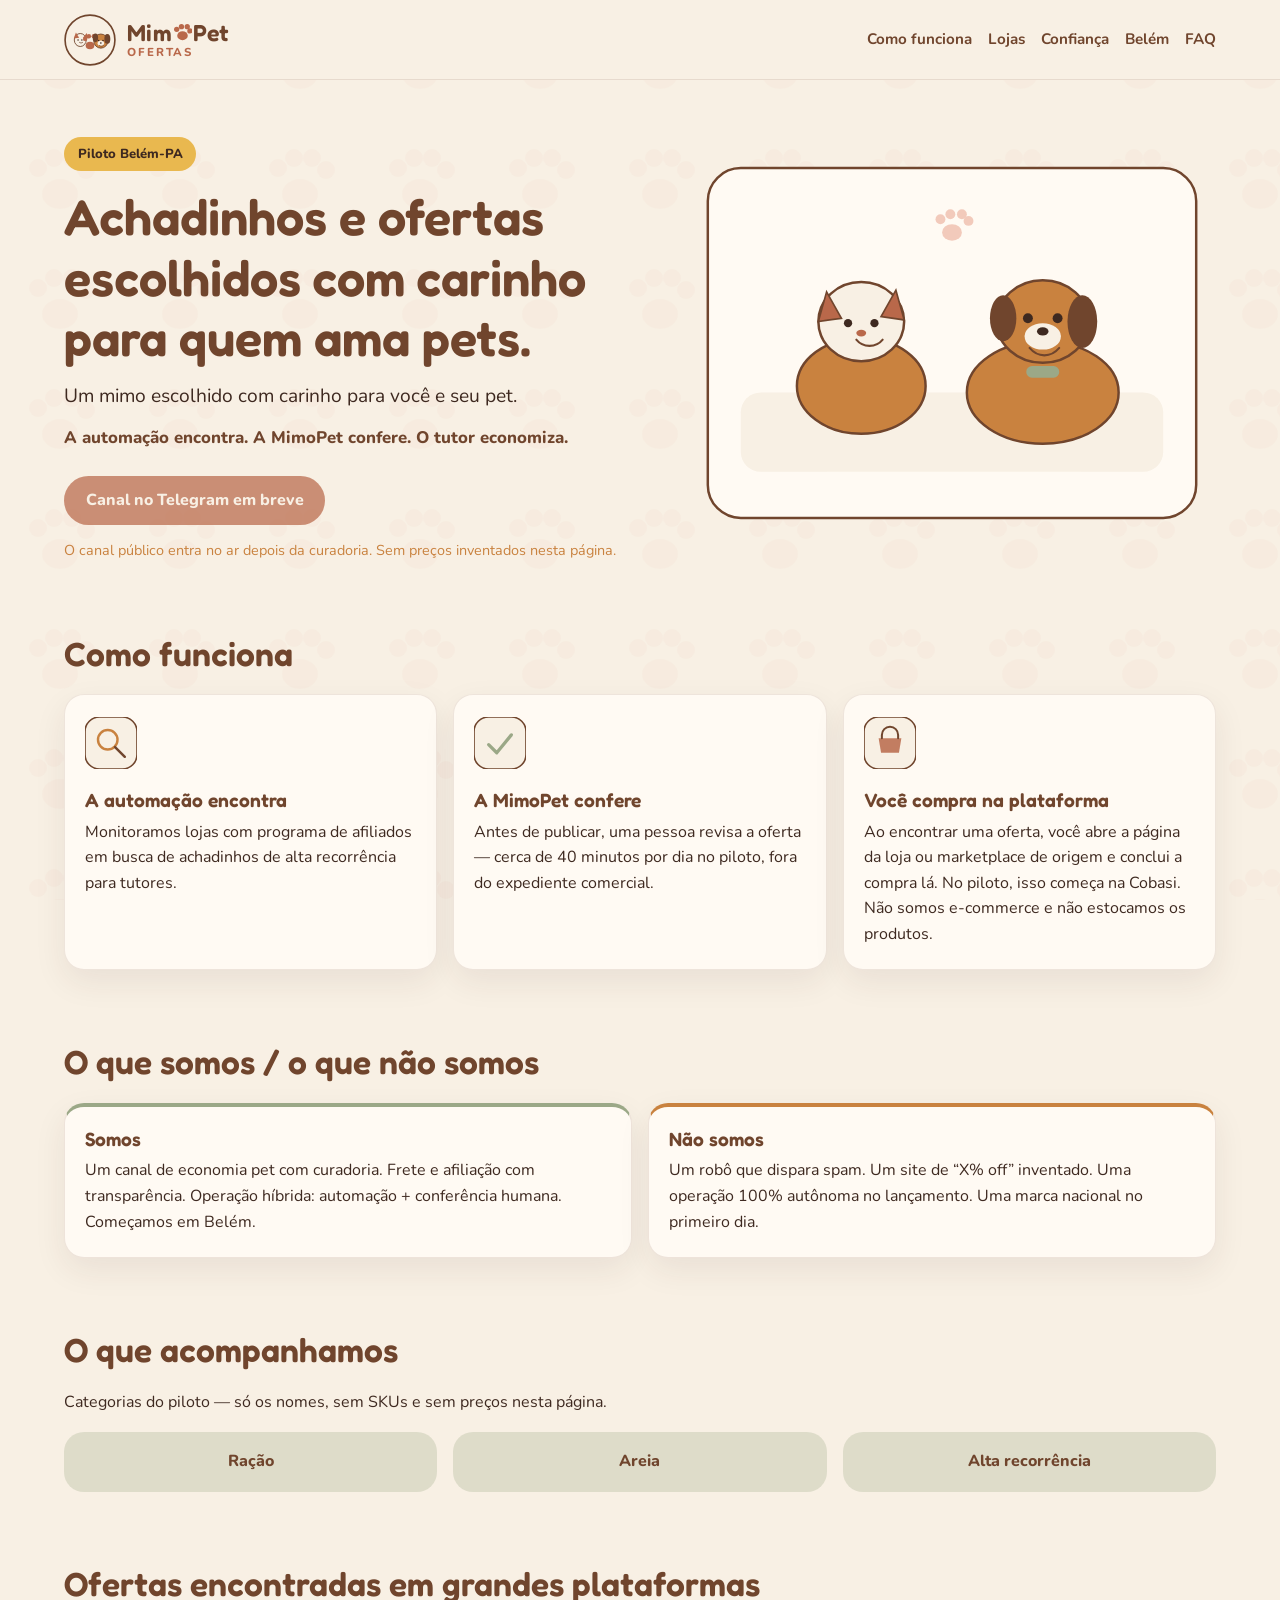
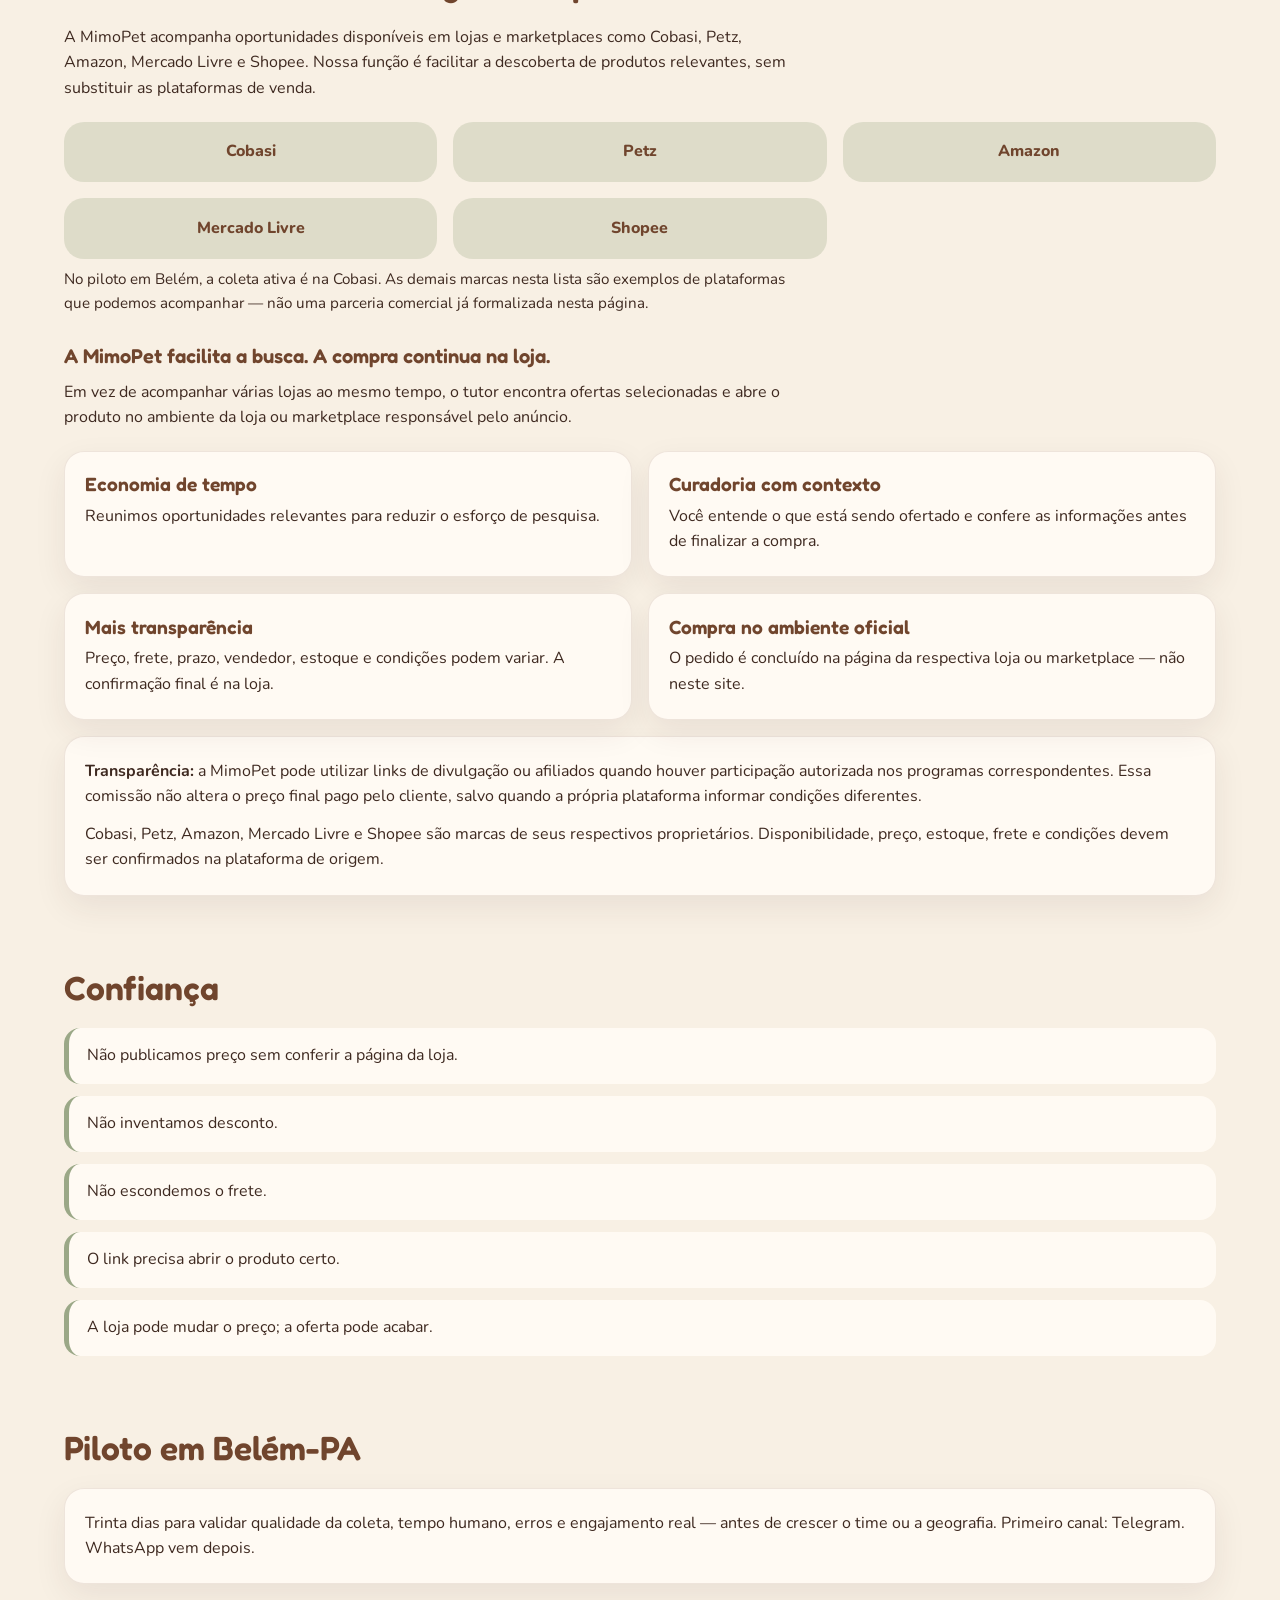
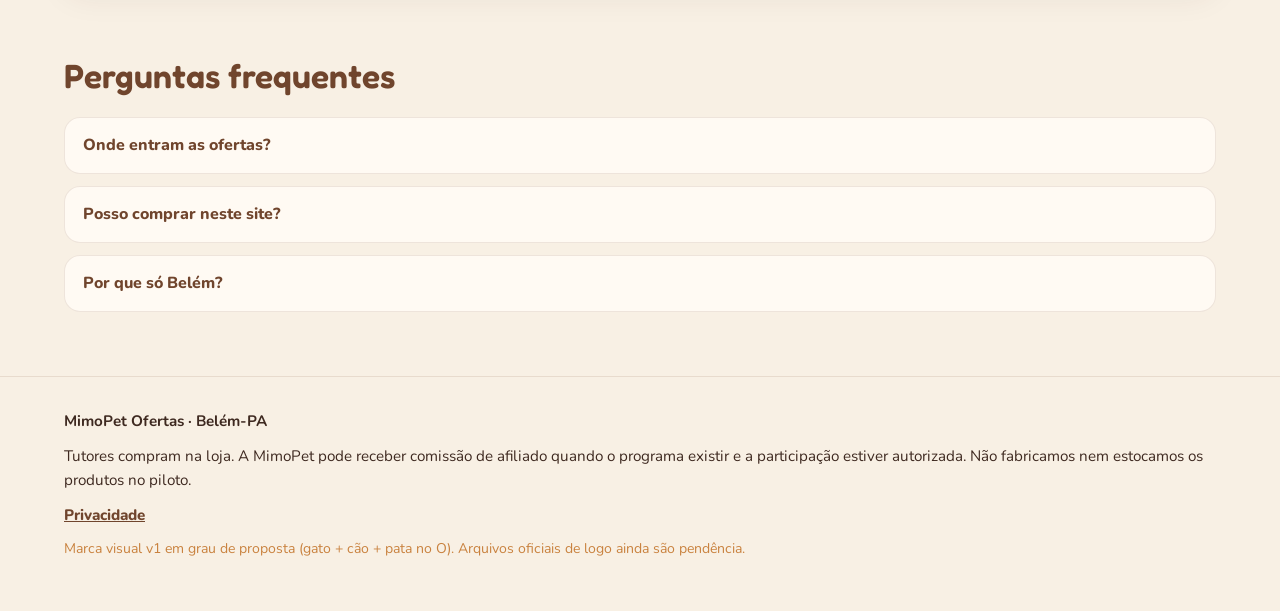
<file: index.html>
<!DOCTYPE html>
<html lang="pt-BR">
<head>
  <meta charset="utf-8">
  <meta name="viewport" content="width=device-width, initial-scale=1">
  <meta property="og:type" content="website">
  <meta property="og:locale" content="pt_BR">
  <meta property="og:site_name" content="MimoPet Ofertas">
  <meta property="og:title" content="MimoPet Ofertas — achadinhos pet em Belém-PA">
  <meta property="og:description" content="Achadinhos e ofertas escolhidos com carinho para quem ama pets. A automação encontra. A MimoPet confere. O tutor economiza.">
  <meta property="og:url" content="https://www.mimopetofertas.com.br/">
  <meta property="og:image" content="https://www.mimopetofertas.com.br/assets/img/og-cover.jpg">
  <meta property="og:image:secure_url" content="https://www.mimopetofertas.com.br/assets/img/og-cover.jpg">
  <meta property="og:image:type" content="image/jpeg">
  <meta property="og:image:width" content="1200">
  <meta property="og:image:height" content="630">
  <meta property="og:image:alt" content="MimoPet Ofertas — achadinhos pet escolhidos com carinho. Piloto Belém-PA.">
  <meta name="twitter:card" content="summary_large_image">
  <meta name="twitter:title" content="MimoPet Ofertas — achadinhos pet em Belém-PA">
  <meta name="twitter:description" content="Achadinhos e ofertas escolhidos com carinho para quem ama pets. Piloto Belém-PA.">
  <meta name="twitter:image" content="https://www.mimopetofertas.com.br/assets/img/og-cover.jpg">
  <title>MimoPet Ofertas — achadinhos pet para Belém-PA</title>
  <meta name="description" content="Achadinhos e ofertas escolhidos com carinho para quem ama pets. A automação encontra. A MimoPet confere. O tutor economiza. Piloto Belém-PA.">
  <meta name="robots" content="index,follow">
  <link rel="canonical" href="https://www.mimopetofertas.com.br/">
  <link rel="icon" href="favicon.svg" type="image/svg+xml">
  <link rel="apple-touch-icon" href="apple-touch-icon.png">
  <meta name="theme-color" content="#70452D">
  <script type="application/ld+json">
  {"@context":"https://schema.org","@type":"Organization","name":"MimoPet Ofertas","url":"https://www.mimopetofertas.com.br/","logo":"https://www.mimopetofertas.com.br/assets/img/og-square.png","description":"Achadinhos e ofertas escolhidos com carinho para quem ama pets.","knowsAbout":["Ofertas pet","Ração para cães e gatos","Areia sanitária","Produtos para animais de estimação"],"areaServed":{"@type":"City","name":"Belém","containedInPlace":{"@type":"State","name":"Pará"}}}
  </script>
  <link rel="preconnect" href="https://fonts.googleapis.com">
  <link rel="preconnect" href="https://fonts.gstatic.com" crossorigin>
  <link href="https://fonts.googleapis.com/css2?family=Fredoka:wght@500;600&family=Nunito:wght@400;600;800&display=swap" rel="stylesheet">
  <link rel="stylesheet" href="assets/css/site.css">
</head>
<body>
  <div class="paw-watermark" aria-hidden="true"></div>
  <a class="skip" href="#conteudo">Ir para o conteúdo</a>
  <header class="site-header">
    <div class="wrap header-inner">
      <a class="lockup" href="index.html">
        <img src="assets/img/mark.svg" width="52" height="52" alt="">
        <span class="wordmark">
          <span class="wordmark-row">Mim<img class="paw-o" src="assets/img/paw-o.svg" width="18" height="18" alt="">Pet</span>
          <span class="sig">Ofertas</span>
        </span>
      </a>
      <nav class="nav" aria-label="Seções">
        <a href="#como-funciona">Como funciona</a>
        <a href="#lojas">Lojas</a>
        <a href="#confianca">Confiança</a>
        <a href="#belem">Belém</a>
        <a href="#faq">FAQ</a>
      </nav>
    </div>
  </header>

  <main id="conteudo">
    <section class="wrap hero" aria-labelledby="hero-title">
      <div>
        <p class="seal">Piloto Belém-PA</p>
        <h1 id="hero-title">Achadinhos e ofertas escolhidos com carinho para quem ama pets.</h1>
        <p class="lead">Um mimo escolhido com carinho para você e seu pet.</p>
        <p class="operating">A automação encontra. A MimoPet confere. O tutor economiza.</p>
        <div class="cta-row">
          <span class="cta" role="button" aria-disabled="true">Canal no Telegram em breve</span>
          <p class="cta-note">O canal público entra no ar depois da curadoria. Sem preços inventados nesta página.</p>
        </div>
      </div>
      <div class="hero-art">
        <img src="assets/img/hero.svg" width="640" height="480" alt="Ilustração original de um gato e um cão em um cartão arredondado.">
      </div>
    </section>

    <section class="wrap section" id="como-funciona" aria-labelledby="como-title">
      <h2 id="como-title">Como funciona</h2>
      <div class="grid-3">
        <article class="card">
          <img src="assets/img/icon-find.svg" alt="">
          <h3>A automação encontra</h3>
          <p>Monitoramos lojas com programa de afiliados em busca de achadinhos de alta recorrência para tutores.</p>
        </article>
        <article class="card">
          <img src="assets/img/icon-check.svg" alt="">
          <h3>A MimoPet confere</h3>
          <p>Antes de publicar, uma pessoa revisa a oferta — cerca de 40 minutos por dia no piloto, fora do expediente comercial.</p>
        </article>
        <article class="card">
          <img src="assets/img/icon-shop.svg" alt="">
          <h3>Você compra na plataforma</h3>
          <p>Ao encontrar uma oferta, você abre a página da loja ou marketplace de origem e conclui a compra lá. No piloto, isso começa na Cobasi. Não somos e-commerce e não estocamos os produtos.</p>
        </article>
      </div>
    </section>

    <section class="wrap section" id="somos" aria-labelledby="somos-title">
      <h2 id="somos-title">O que somos / o que não somos</h2>
      <div class="grid-2">
        <article class="card we-are">
          <h3>Somos</h3>
          <p>Um canal de economia pet com curadoria. Frete e afiliação com transparência. Operação híbrida: automação + conferência humana. Começamos em Belém.</p>
        </article>
        <article class="card we-are-not">
          <h3>Não somos</h3>
          <p>Um robô que dispara spam. Um site de “X% off” inventado. Uma operação 100% autônoma no lançamento. Uma marca nacional no primeiro dia.</p>
        </article>
      </div>
    </section>

    <section class="wrap section" id="acompanhamos" aria-labelledby="cat-title">
      <h2 id="cat-title">O que acompanhamos</h2>
      <p>Categorias do piloto — só os nomes, sem SKUs e sem preços nesta página.</p>
      <div class="chips">
        <div class="chip">Ração</div>
        <div class="chip">Areia</div>
        <div class="chip">Alta recorrência</div>
      </div>
    </section>

    <section class="wrap section" id="lojas" aria-labelledby="lojas-title">
      <h2 id="lojas-title">Ofertas encontradas em grandes plataformas</h2>
      <p class="section-lead">A MimoPet acompanha oportunidades disponíveis em lojas e marketplaces como Cobasi, Petz, Amazon, Mercado Livre e Shopee. Nossa função é facilitar a descoberta de produtos relevantes, sem substituir as plataformas de venda.</p>
      <div class="chips chips-stores">
        <div class="chip">Cobasi</div>
        <div class="chip">Petz</div>
        <div class="chip">Amazon</div>
        <div class="chip">Mercado Livre</div>
        <div class="chip">Shopee</div>
      </div>
      <p class="pilot-note">No piloto em Belém, a coleta ativa é na Cobasi. As demais marcas nesta lista são exemplos de plataformas que podemos acompanhar — não uma parceria comercial já formalizada nesta página.</p>
      <h3 class="section-sub">A MimoPet facilita a busca. A compra continua na loja.</h3>
      <p class="section-lead">Em vez de acompanhar várias lojas ao mesmo tempo, o tutor encontra ofertas selecionadas e abre o produto no ambiente da loja ou marketplace responsável pelo anúncio.</p>
      <div class="grid-2">
        <article class="card">
          <h3>Economia de tempo</h3>
          <p>Reunimos oportunidades relevantes para reduzir o esforço de pesquisa.</p>
        </article>
        <article class="card">
          <h3>Curadoria com contexto</h3>
          <p>Você entende o que está sendo ofertado e confere as informações antes de finalizar a compra.</p>
        </article>
        <article class="card">
          <h3>Mais transparência</h3>
          <p>Preço, frete, prazo, vendedor, estoque e condições podem variar. A confirmação final é na loja.</p>
        </article>
        <article class="card">
          <h3>Compra no ambiente oficial</h3>
          <p>O pedido é concluído na página da respectiva loja ou marketplace — não neste site.</p>
        </article>
      </div>
      <article class="card disclaimer">
        <p><strong>Transparência:</strong> a MimoPet pode utilizar links de divulgação ou afiliados quando houver participação autorizada nos programas correspondentes. Essa comissão não altera o preço final pago pelo cliente, salvo quando a própria plataforma informar condições diferentes.</p>
        <p>Cobasi, Petz, Amazon, Mercado Livre e Shopee são marcas de seus respectivos proprietários. Disponibilidade, preço, estoque, frete e condições devem ser confirmados na plataforma de origem.</p>
      </article>
    </section>

    <section class="wrap section" id="confianca" aria-labelledby="trust-title">
      <h2 id="trust-title">Confiança</h2>
      <ul class="trust-list">
        <li>Não publicamos preço sem conferir a página da loja.</li>
        <li>Não inventamos desconto.</li>
        <li>Não escondemos o frete.</li>
        <li>O link precisa abrir o produto certo.</li>
        <li>A loja pode mudar o preço; a oferta pode acabar.</li>
      </ul>
    </section>

    <section class="wrap section" id="belem" aria-labelledby="belem-title">
      <h2 id="belem-title">Piloto em Belém-PA</h2>
      <article class="card">
        <p>Trinta dias para validar qualidade da coleta, tempo humano, erros e engajamento real — antes de crescer o time ou a geografia. Primeiro canal: Telegram. WhatsApp vem depois.</p>
      </article>
    </section>

    <section class="wrap section faq" id="faq" aria-labelledby="faq-title">
      <h2 id="faq-title">Perguntas frequentes</h2>
      <details>
        <summary>Onde entram as ofertas?</summary>
        <p>No Telegram, quando o canal público estiver pronto. Enquanto isso, o botão acima permanece desativado. WhatsApp é o canal seguinte, não o primeiro.</p>
      </details>
      <details>
        <summary>Posso comprar neste site?</summary>
        <p>Não. Este site apresenta a marca. A compra acontece na loja ou marketplace de origem. Não há vitrine, carrinho nem preços aqui.</p>
      </details>
      <details>
        <summary>Por que só Belém?</summary>
        <p>O piloto começa na cidade para aprender com um volume controlado. Não afirmamos cobertura nacional.</p>
      </details>
    </section>
  </main>

  <footer class="site-footer">
    <div class="wrap">
      <p><strong>MimoPet Ofertas · Belém-PA</strong></p>
      <p>Tutores compram na loja. A MimoPet pode receber comissão de afiliado quando o programa existir e a participação estiver autorizada. Não fabricamos nem estocamos os produtos no piloto.</p>
      <p><a href="privacidade.html">Privacidade</a></p>
      <p class="tiny">Marca visual v1 em grau de proposta (gato + cão + pata no O). Arquivos oficiais de logo ainda são pendência.</p>
    </div>
  </footer>
</body>
</html>
</file>
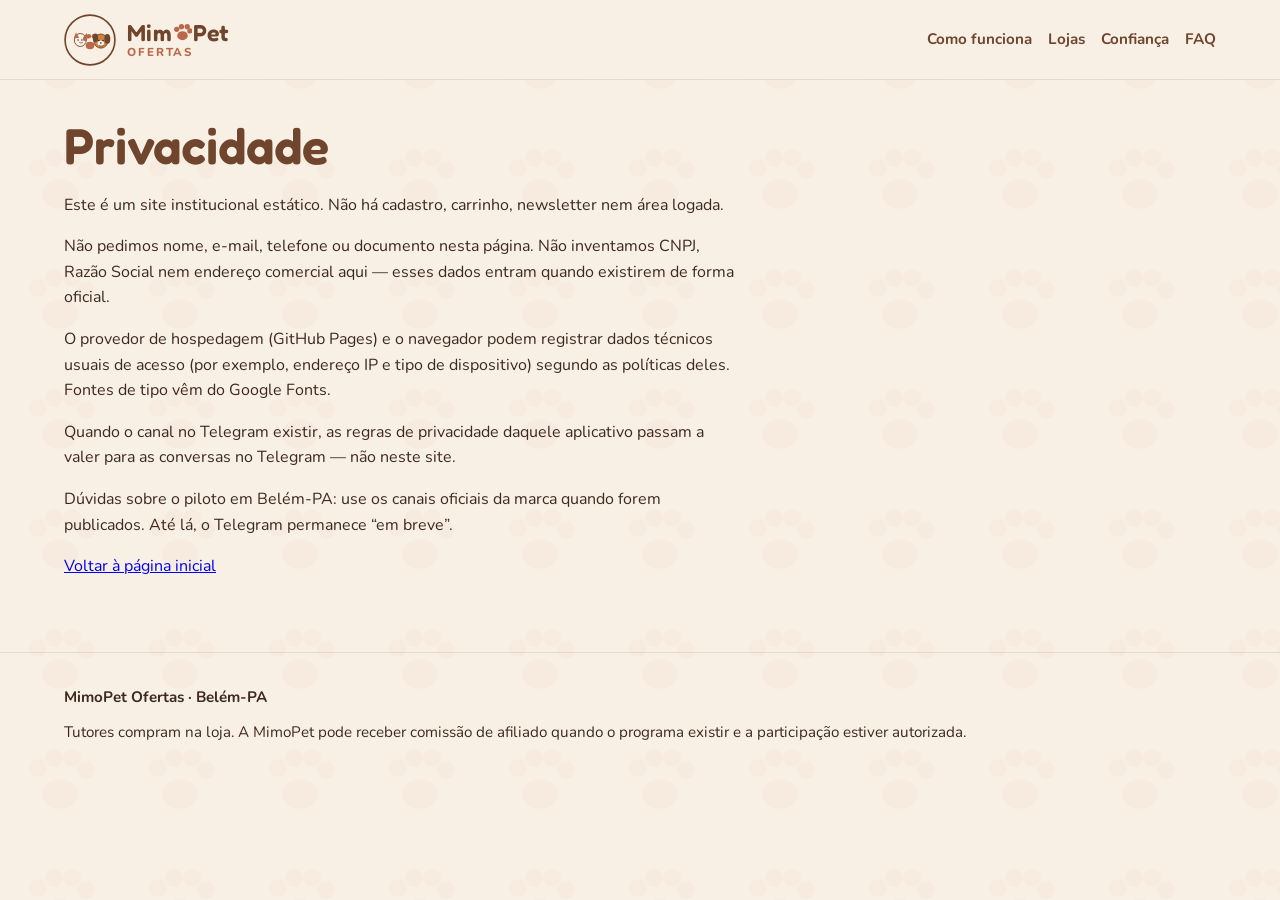
<file: privacidade.html>
<!DOCTYPE html>
<html lang="pt-BR">
<head>
  <meta charset="utf-8">
  <meta name="viewport" content="width=device-width, initial-scale=1">
  <meta property="og:type" content="website">
  <meta property="og:locale" content="pt_BR">
  <meta property="og:site_name" content="MimoPet Ofertas">
  <meta property="og:title" content="Privacidade — MimoPet Ofertas">
  <meta property="og:description" content="Site institucional estático: sem cadastro, sem carrinho e sem dados pessoais pedidos nesta página.">
  <meta property="og:url" content="https://www.mimopetofertas.com.br/privacidade.html">
  <meta property="og:image" content="https://www.mimopetofertas.com.br/assets/img/og-cover.jpg">
  <meta property="og:image:secure_url" content="https://www.mimopetofertas.com.br/assets/img/og-cover.jpg">
  <meta property="og:image:type" content="image/jpeg">
  <meta property="og:image:width" content="1200">
  <meta property="og:image:height" content="630">
  <meta property="og:image:alt" content="MimoPet Ofertas — achadinhos pet escolhidos com carinho. Piloto Belém-PA.">
  <meta name="twitter:card" content="summary_large_image">
  <meta name="twitter:title" content="Privacidade — MimoPet Ofertas">
  <meta name="twitter:description" content="Site institucional estático: sem cadastro e sem carrinho.">
  <meta name="twitter:image" content="https://www.mimopetofertas.com.br/assets/img/og-cover.jpg">
  <title>Privacidade — MimoPet Ofertas</title>
  <meta name="description" content="Como a MimoPet Ofertas trata dados neste site institucional. Sem cadastro, carrinho ou CNPJ inventado.">
  <meta name="robots" content="index,follow">
  <link rel="canonical" href="https://www.mimopetofertas.com.br/privacidade.html">
  <link rel="icon" href="favicon.svg" type="image/svg+xml">
  <link rel="apple-touch-icon" href="apple-touch-icon.png">
  <meta name="theme-color" content="#70452D">
  <link rel="preconnect" href="https://fonts.googleapis.com">
  <link rel="preconnect" href="https://fonts.gstatic.com" crossorigin>
  <link href="https://fonts.googleapis.com/css2?family=Fredoka:wght@500;600&family=Nunito:wght@400;600;800&display=swap" rel="stylesheet">
  <link rel="stylesheet" href="assets/css/site.css">
</head>
<body>
  <div class="paw-watermark" aria-hidden="true"></div>
  <a class="skip" href="#conteudo">Ir para o conteúdo</a>
  <header class="site-header">
    <div class="wrap header-inner">
      <a class="lockup" href="index.html">
        <img src="assets/img/mark.svg" width="52" height="52" alt="">
        <span class="wordmark">
          <span class="wordmark-row">Mim<img class="paw-o" src="assets/img/paw-o.svg" width="18" height="18" alt="">Pet</span>
          <span class="sig">Ofertas</span>
        </span>
      </a>
      <nav class="nav" aria-label="Seções">
        <a href="index.html#como-funciona">Como funciona</a>
        <a href="index.html#lojas">Lojas</a>
        <a href="index.html#confianca">Confiança</a>
        <a href="index.html#faq">FAQ</a>
      </nav>
    </div>
  </header>

  <main id="conteudo" class="wrap page-main">
    <h1>Privacidade</h1>
    <p>Este é um site institucional estático. Não há cadastro, carrinho, newsletter nem área logada.</p>
    <p>Não pedimos nome, e-mail, telefone ou documento nesta página. Não inventamos CNPJ, Razão Social nem endereço comercial aqui — esses dados entram quando existirem de forma oficial.</p>
    <p>O provedor de hospedagem (GitHub Pages) e o navegador podem registrar dados técnicos usuais de acesso (por exemplo, endereço IP e tipo de dispositivo) segundo as políticas deles. Fontes de tipo vêm do Google Fonts.</p>
    <p>Quando o canal no Telegram existir, as regras de privacidade daquele aplicativo passam a valer para as conversas no Telegram — não neste site.</p>
    <p>Dúvidas sobre o piloto em Belém-PA: use os canais oficiais da marca quando forem publicados. Até lá, o Telegram permanece “em breve”.</p>
    <p><a href="index.html">Voltar à página inicial</a></p>
  </main>

  <footer class="site-footer">
    <div class="wrap">
      <p><strong>MimoPet Ofertas · Belém-PA</strong></p>
      <p>Tutores compram na loja. A MimoPet pode receber comissão de afiliado quando o programa existir e a participação estiver autorizada.</p>
    </div>
  </footer>
</body>
</html>
</file>
<file: assets/css/site.css>
:root {
  --creme: #f8f0e4;
  --marrom: #70452d;
  --profundo: #3e2920;
  --terracota: #b9684a;
  --caramelo: #c9823f;
  --salvia: #9ba887;
  --mimo: #e9b84f;
  --pessego: #e8a48f;
  --card: #fffaf3;
  --radius: 1.25rem;
  --max: 72rem;
  --shadow: 0 12px 32px rgba(62, 41, 32, 0.08);
}

*,
*::before,
*::after {
  box-sizing: border-box;
}

html {
  scroll-behavior: smooth;
}

body {
  margin: 0;
  font-family: Nunito, system-ui, sans-serif;
  color: var(--profundo);
  background: var(--creme);
  line-height: 1.6;
  min-height: 100vh;
}

.paw-watermark {
  position: fixed;
  inset: 0;
  pointer-events: none;
  z-index: 0;
  opacity: 0.05;
  background-image: url("../img/paw-tile.svg");
  background-size: 7.5rem 7.5rem;
}

.skip {
  position: absolute;
  left: 0.75rem;
  top: -3rem;
  z-index: 20;
  background: var(--marrom);
  color: var(--creme);
  padding: 0.65rem 1rem;
  border-radius: 0.75rem;
}

.skip:focus {
  top: 0.75rem;
}

.wrap {
  position: relative;
  z-index: 1;
  width: min(100% - 2rem, var(--max));
  margin-inline: auto;
}

.site-header {
  position: sticky;
  top: 0;
  z-index: 10;
  background: rgba(248, 240, 228, 0.92);
  backdrop-filter: blur(10px);
  border-bottom: 1px solid rgba(112, 69, 45, 0.12);
}

.header-inner {
  display: flex;
  align-items: center;
  justify-content: space-between;
  gap: 1rem;
  padding: 0.85rem 0;
}

.lockup {
  display: flex;
  align-items: center;
  gap: 0.7rem;
  text-decoration: none;
  color: inherit;
  min-height: 44px;
}

.lockup img {
  width: 3.25rem;
  height: 3.25rem;
}

.wordmark {
  display: flex;
  flex-direction: column;
  line-height: 1;
}

.wordmark-row {
  display: flex;
  align-items: center;
  font-family: Fredoka, Nunito, sans-serif;
  font-weight: 600;
  font-size: 1.45rem;
  color: var(--marrom);
  letter-spacing: 0.01em;
}

.wordmark-row .paw-o {
  width: 1.15rem;
  height: 1.15rem;
  margin: 0 0.08rem;
}

.sig {
  margin-top: 0.18rem;
  font-size: 0.72rem;
  font-weight: 800;
  letter-spacing: 0.16em;
  text-transform: uppercase;
  color: var(--terracota);
}

.nav {
  display: flex;
  flex-wrap: wrap;
  gap: 0.35rem 1rem;
  justify-content: flex-end;
}

.nav a {
  color: var(--marrom);
  text-decoration: none;
  font-weight: 700;
  font-size: 0.95rem;
  min-height: 44px;
  display: inline-flex;
  align-items: center;
}

.nav a:hover,
.nav a:focus-visible {
  color: var(--terracota);
}

.hero {
  display: grid;
  grid-template-columns: 1.05fr 0.95fr;
  gap: 2.5rem;
  align-items: center;
  padding: 2.75rem 0 3.25rem;
}

.seal {
  display: inline-flex;
  align-items: center;
  gap: 0.4rem;
  background: var(--mimo);
  color: var(--profundo);
  font-weight: 800;
  font-size: 0.82rem;
  padding: 0.4rem 0.85rem;
  border-radius: 999px;
  margin-bottom: 1rem;
}

h1,
h2,
h3 {
  font-family: Fredoka, Nunito, sans-serif;
  font-weight: 600;
  color: var(--marrom);
  line-height: 1.2;
}

h1 {
  font-size: clamp(2rem, 4.2vw, 3.15rem);
  margin: 0 0 0.75rem;
}

.lead {
  font-size: 1.2rem;
  margin: 0 0 0.85rem;
}

.operating {
  font-weight: 800;
  font-size: 1.05rem;
  color: var(--marrom);
  margin: 0 0 1.5rem;
}

.cta-row {
  display: flex;
  flex-wrap: wrap;
  gap: 0.85rem;
  align-items: center;
}

.cta {
  display: inline-flex;
  align-items: center;
  justify-content: center;
  min-height: 48px;
  padding: 0.75rem 1.35rem;
  border-radius: 999px;
  background: var(--terracota);
  color: var(--creme);
  font-weight: 800;
  border: 0;
  opacity: 0.72;
  cursor: not-allowed;
  font-family: inherit;
  font-size: 1rem;
}

.cta[aria-disabled="true"] {
  pointer-events: none;
}

.cta-note {
  font-size: 0.9rem;
  color: var(--caramelo);
  margin: 0;
}

.hero-art {
  position: relative;
}

.hero-art img {
  width: 100%;
  height: auto;
  display: block;
}

.section {
  padding: 1.25rem 0 3.25rem;
}

.section h2 {
  font-size: clamp(1.55rem, 3vw, 2.1rem);
  margin: 0 0 1.25rem;
}

.section-lead {
  max-width: 46rem;
  margin: 0 0 1.25rem;
}

.section-sub {
  font-size: 1.25rem;
  margin: 1.75rem 0 0.75rem;
}

.pilot-note {
  max-width: 46rem;
  margin: 0.35rem 0 1.5rem;
  font-size: 0.95rem;
}

.chips-stores {
  grid-template-columns: repeat(5, 1fr);
  margin-bottom: 0.5rem;
}

.disclaimer {
  margin-top: 1rem;
  border-left: 5px solid var(--salvia);
}

.disclaimer p + p {
  margin-top: 0.75rem;
}

.grid-3,
.grid-2,
.chips {
  display: grid;
  gap: 1rem;
}

.grid-3 {
  grid-template-columns: repeat(3, 1fr);
}

.grid-2 {
  grid-template-columns: 1fr 1fr;
}

.card {
  background: var(--card);
  border: 1px solid rgba(112, 69, 45, 0.12);
  border-radius: var(--radius);
  padding: 1.35rem 1.25rem;
  box-shadow: var(--shadow);
}

.card img {
  width: 3.25rem;
  height: 3.25rem;
  margin-bottom: 0.75rem;
}

.card h3 {
  margin: 0 0 0.45rem;
  font-size: 1.2rem;
}

.card p {
  margin: 0;
}

.we-are {
  border-top: 4px solid var(--salvia);
}

.we-are-not {
  border-top: 4px solid var(--caramelo);
}

.chips {
  grid-template-columns: repeat(3, 1fr);
}

.chip {
  background: rgba(155, 168, 135, 0.28);
  border-radius: var(--radius);
  padding: 1.1rem 1.15rem;
  font-weight: 800;
  color: var(--marrom);
  text-align: center;
  min-height: 44px;
  display: grid;
  place-items: center;
}

.trust-list {
  list-style: none;
  padding: 0;
  margin: 0;
  display: grid;
  gap: 0.75rem;
}

.trust-list li {
  background: var(--card);
  border-radius: 1rem;
  padding: 0.95rem 1.1rem;
  border-left: 5px solid var(--salvia);
}

.faq details {
  background: var(--card);
  border-radius: 1rem;
  padding: 0.35rem 1.1rem;
  margin-bottom: 0.75rem;
  border: 1px solid rgba(112, 69, 45, 0.12);
}

.faq summary {
  cursor: pointer;
  font-weight: 800;
  color: var(--marrom);
  min-height: 44px;
  display: flex;
  align-items: center;
}

.faq p {
  margin: 0 0 1rem;
}

.page-main {
  padding: 2.25rem 0 3.5rem;
}

.page-main h1 {
  margin-bottom: 1rem;
}

.page-main p {
  max-width: 42rem;
}

.site-footer {
  border-top: 1px solid rgba(112, 69, 45, 0.12);
  padding: 2rem 0 2.5rem;
  font-size: 0.95rem;
}

.site-footer p {
  margin: 0 0 0.65rem;
}

.site-footer a {
  color: var(--marrom);
  font-weight: 800;
}

.tiny {
  color: var(--caramelo);
  font-size: 0.88rem;
}

@media (max-width: 860px) {
  .hero,
  .grid-3,
  .grid-2,
  .chips,
  .chips-stores {
    grid-template-columns: 1fr;
  }

  .header-inner {
    flex-direction: column;
    align-items: flex-start;
  }

  .nav {
    justify-content: flex-start;
  }
}
</file>
